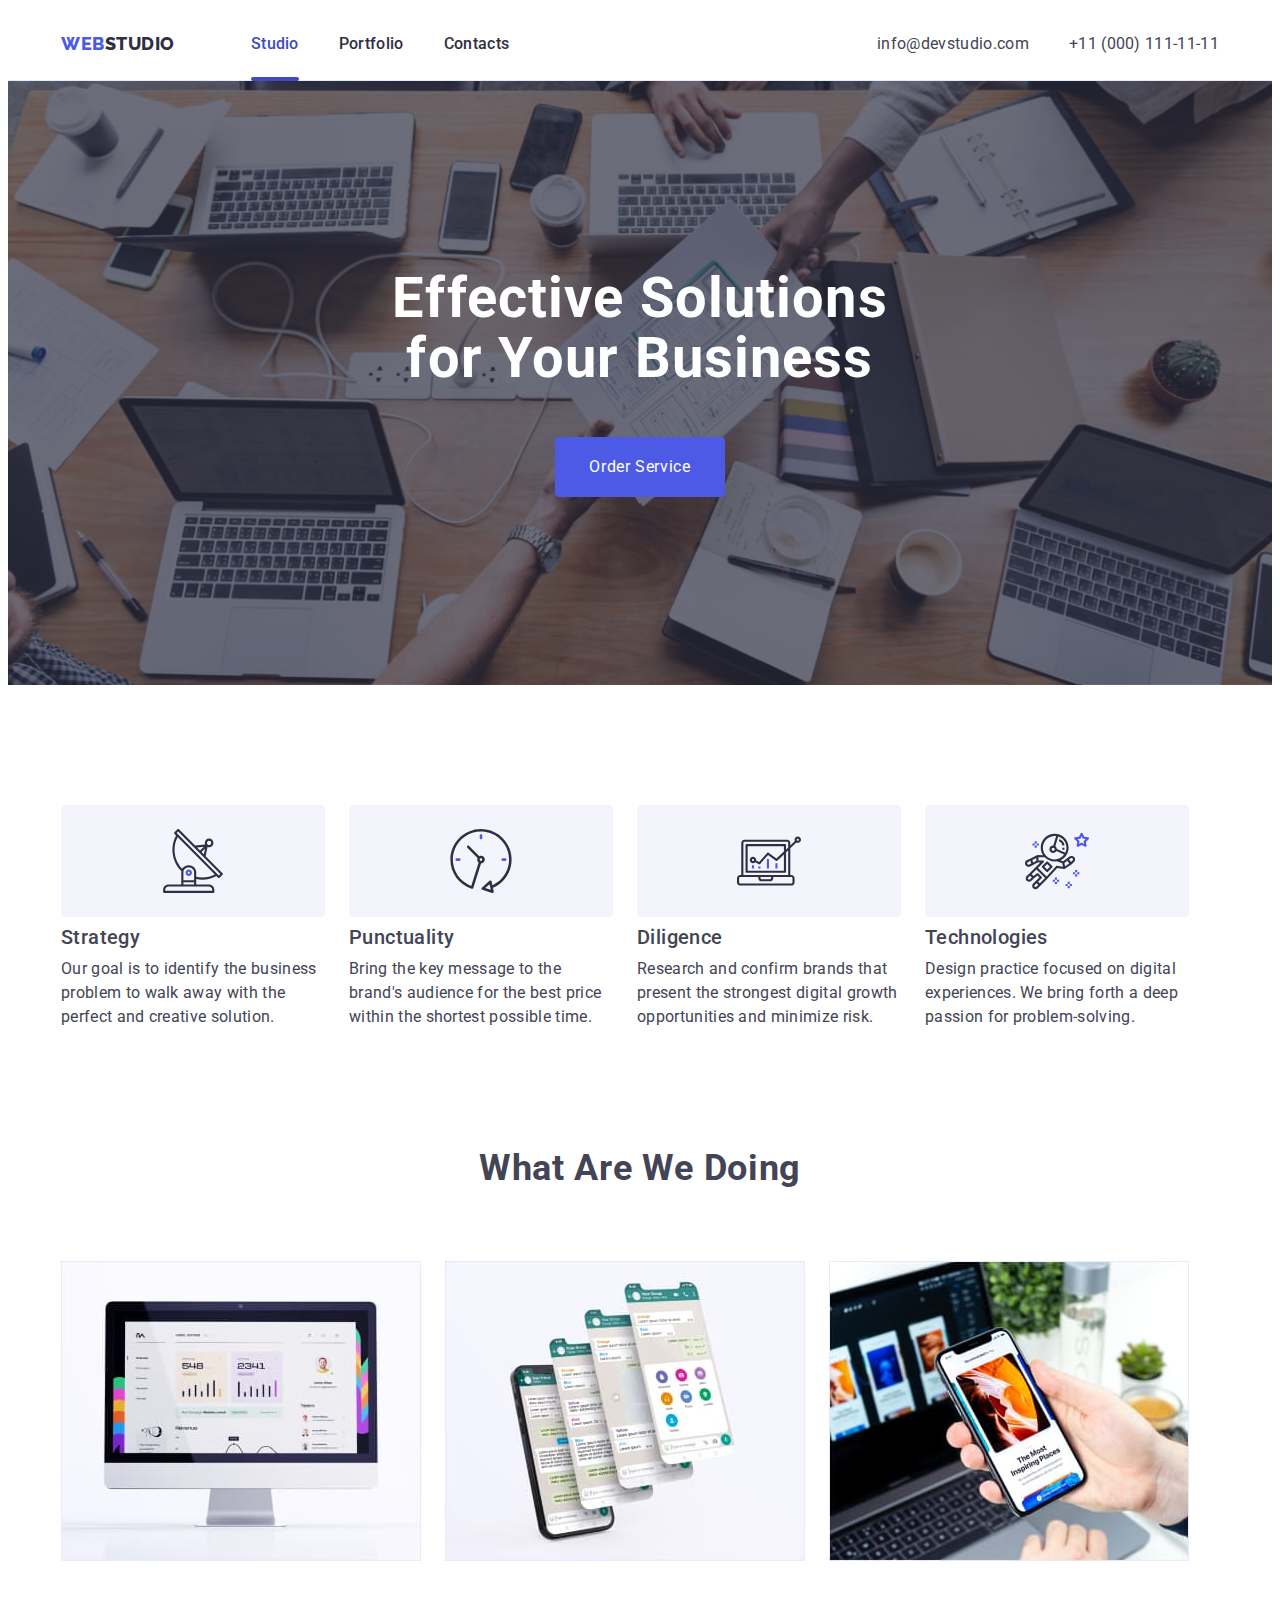
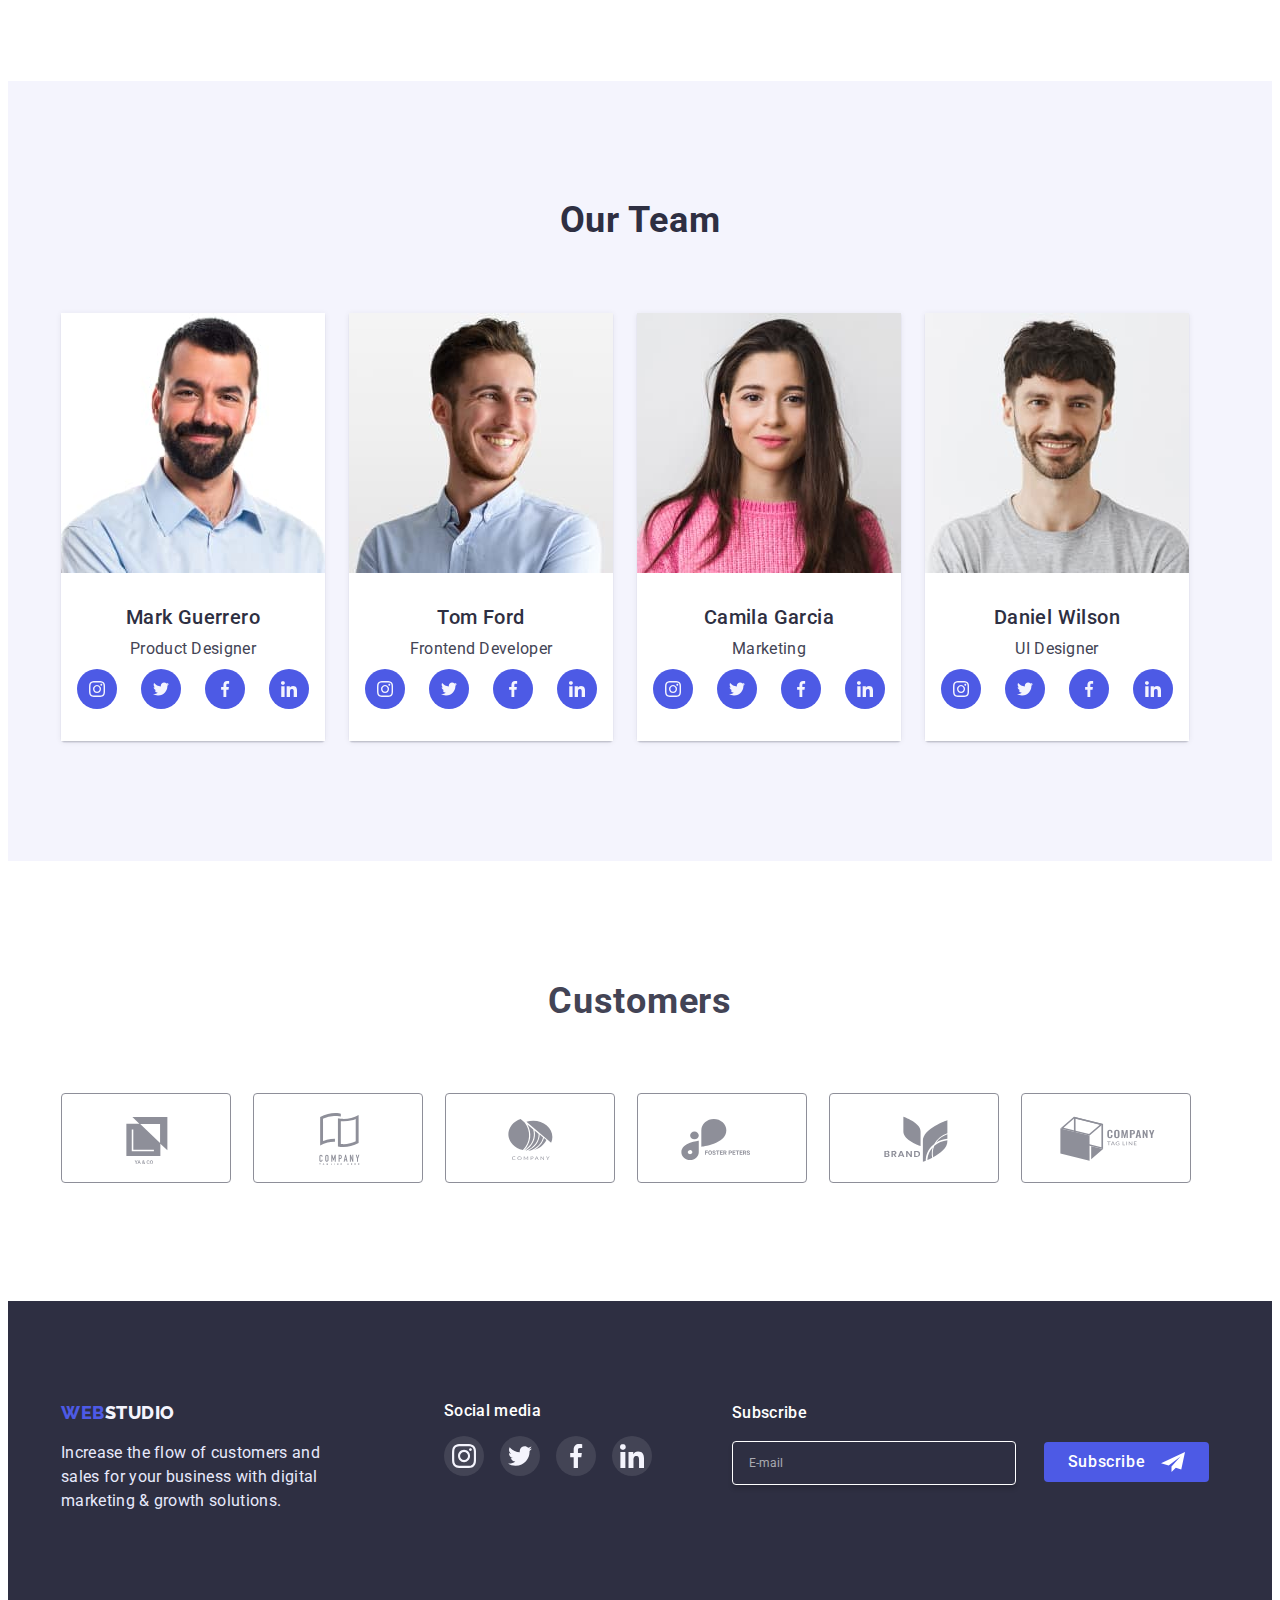
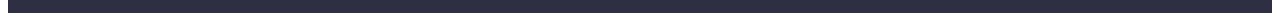
<file: index.html>
<!DOCTYPE html>
<html lang="en">

<head>
  <meta charset="UTF-8" />
  <meta http-equiv="X-UA-Compatible" content="IE=edge" />
  <meta name="viewport" content="width=, initial-scale=1.0" />
  <title>Studio</title>
  <link rel="stylesheet" href="https://cdnjs.cloudflare.com/ajax/libs/modern-normalize/1.1.0/modern-normalize.min.css"
    integrity="sha512-wpPYUAdjBVSE4KJnH1VR1HeZfpl1ub8YT/NKx4PuQ5NmX2tKuGu6U/JRp5y+Y8XG2tV+wKQpNHVUX03MfMFn9Q=="
    crossorigin="anonymous" referrerpolicy="no-referrer" />
  <link rel="preconnect" href="https://fonts.googleapis.com">
  <link rel="preconnect" href="https://fonts.gstatic.com" crossorigin>
  <link href="https://fonts.googleapis.com/css2?family=Raleway:wght@800&family=Roboto:wght@400;500;700&display=swap"
    rel="stylesheet">
  <link rel="stylesheet" href="./css/styles.css" />
</head>

<body>
  <!-- Header -->
  <header class="header">
    <div class="container header-container">
      <nav class="header-nav">
        <a href="./index.html" class="logo"><span class="logo-item">Web</span>Studio</a>
        <ul class="site-nav list">
          <li><a href="./index.html" class="link current">Studio</a></li>
          <li><a href="./portfolio.html" target="_blanc" class="link">Portfolio</a></li>
          <li><a href="#" class="link">Contacts</a></li>
        </ul>
      </nav>
      <address class="address">
        <ul class="auth-nav list">
          <li><a href="mailto:info@devstudio.com" class="link">info@devstudio.com</a></li>
          <li><a href="tel:+110001111111" class="link">+11 (000) 111-11-11</a></li>
        </ul>
      </address>
    </div>
  </header>
  <main>
    <!-- Hero -->
    <section class="hero">
      <h1 class="hero-title">Effective Solutions for Your Business</h1>
      <button type="button" class="hero-button" data-modal-open>Order Service</button>
    </section>
    <!-- Advantages -->
    <section class="section advantages-section">
      <h2 class="visually-hidden">Advantages</h2>
      <ul class="list container advantages">
        <li>
          <div class="advantages-icon">
            <svg class="advantages-icon-item" width="64" height="64">
              <use href="./images/icons/symbol-defs-adv.svg#icon-antenna"></use>
            </svg>
          </div>
          <h3 class="advantages-title">Strategy</h3>
          <p class="advantages-text">
            Our goal is to identify the business problem to walk away with the
            perfect and creative solution.
          </p>
        </li>
        <li>
          <div class="advantages-icon">
            <svg class="advantages-icon-item" width="64" height="64">
              <use href="./images/icons/symbol-defs-adv.svg#icon-clock"></use>
            </svg>
          </div>
          <h3 class="advantages-title">Punctuality</h3>
          <p class="advantages-text">
            Bring the key message to the brand's audience for the best price
            within the shortest possible time.
          </p>
        </li>
        <li>
          <div class="advantages-icon">
            <svg class="advantages-icon-item" width="64" height="64">
              <use href="./images/icons/symbol-defs-adv.svg#icon-diagram"></use>
            </svg>
          </div>
          <h3 class="advantages-title">Diligence</h3>
          <p class="advantages-text">
            Research and confirm brands that present the strongest digital
            growth opportunities and minimize risk.
          </p>
        </li>
        <li>
          <div class="advantages-icon">
            <svg class="advantages-icon-item" width="64" height="64">
              <use href="./images/icons/symbol-defs-adv.svg#icon-astronaut"></use>
            </svg>
          </div>
          <h3 class="advantages-title">Technologies</h3>
          <p class="advantages-text">
            Design practice focused on digital experiences. We bring forth a
            deep passion for problem-solving.
          </p>
        </li>
      </ul>
    </section>
    <!-- What are we doing -->
    <section class="section work-section">
      <div class="container">
        <h2 class="section-title-name">What are we doing</h2>
        <ul class="list work-list">
          <li>
            <img src="./images/what-are-we-doing/imac.jpg" alt="imac" width="360" height="300" />
          </li>
          <li>
            <img src="./images/what-are-we-doing/four-phone-screens.jpg" alt="four-phone-screens" width="360"
              height="300" />
          </li>
          <li>
            <img src="./images/what-are-we-doing/iphone-and-macbook.jpg" alt="iphona-and-macboom" width="360"
              height="300" />
          </li>
        </ul>
      </div>
    </section>
    <!-- Our team -->
    <section class="section team-section">
      <div class="container">
        <h2 class="section-title">Our Team</h2>
        <ul class="list employers">
          <li class="employer-card">
            <img src="./images/our-team/mark-guerrero.jpg" class="empl-pic" alt="marc-guerrero" width="264"
              height="260" />
            <div class="employee">
              <h3 class="team-name">Mark Guerrero</h3>
              <p class="team-position">Product Designer</p>
              <ul class="team-social-list list">
                <li class="team-social-item"><a href="" class="team-social-link link">
                    <svg class="team-social-icon" width="44" height="44">
                      <use href="./images/icons/symbol-defs.svg#icon-instagram"></use>
                    </svg>
                  </a></li>
                <li class="team-social-item"><a href="" class="team-social-link link">
                    <svg class="team-social-icon" width="44" height="44">
                      <use href="./images/icons/symbol-defs.svg#icon-twitter"></use>
                    </svg>
                  </a></li>
                <li class="team-social-item"><a href="" class="team-social-link link">
                    <svg class="team-social-icon" width="44" height="44">
                      <use href="./images/icons/symbol-defs.svg#icon-facebook"></use>
                    </svg>
                  </a></li>
                <li class="team-social-item"><a href="" class="team-social-link link">
                    <svg class="team-social-icon" width="44" height="44">
                      <use href="./images/icons/symbol-defs.svg#icon-linkedin"></use>
                    </svg>
                  </a></li>
              </ul>
            </div>
          </li>

          <li class="employer-card">
            <img src="./images/our-team/tom-ford.jpg" class="empl-pic" alt="tom-ford" width="264" height="260" />
            <div class="employee">
              <h3 class="team-name">Tom Ford</h3>
              <p class="team-position">Frontend Developer</p>
              <ul class="team-social-list list">
                <li class="team-social-item"><a href="" class="team-social-link link">
                    <svg class="team-social-icon" width="44px" height="44px">
                      <use href="./images/icons/symbol-defs.svg#icon-instagram"></use>
                    </svg>
                  </a></li>
                <li class="team-social-item"><a href="" class="team-social-link link">
                    <svg class="team-social-icon" width="44px" height="44px">
                      <use href="./images/icons/symbol-defs.svg#icon-twitter"></use>
                    </svg>
                  </a></li>
                <li class="team-social-item"><a href="" class="team-social-link link">
                    <svg class="team-social-icon" width="44px" height="44px">
                      <use href="./images/icons/symbol-defs.svg#icon-facebook"></use>
                    </svg>
                  </a></li>
                <li class="team-social-item"><a href="" class="team-social-link link">
                    <svg class="team-social-icon" width="44px" height="44px">
                      <use href="./images/icons/symbol-defs.svg#icon-linkedin"></use>
                    </svg>
                  </a></li>
              </ul>
            </div>
          </li>
          <li class="employer-card">
            <img src="./images/our-team/camila-garcia.jpg" class="empl-pic" alt="camila-garcia" width="264"
              height="260" />
            <div class="employee">
              <h3 class="team-name">Camila Garcia</h3>
              <p class="team-position">Marketing</p>
              <ul class="team-social-list list">
                <li class="team-social-item"><a href="" class="team-social-link link">
                    <svg class="team-social-icon" width="44px" height="44px">
                      <use href="./images/icons/symbol-defs.svg#icon-instagram"></use>
                    </svg>
                  </a></li>
                <li class="team-social-item"><a href="" class="team-social-link link">
                    <svg class="team-social-icon" width="44px" height="44px">
                      <use href="./images/icons/symbol-defs.svg#icon-twitter"></use>
                    </svg>
                  </a></li>
                <li class="team-social-item"><a href="" class="team-social-link link">
                    <svg class="team-social-icon" width="44px" height="44px">
                      <use href="./images/icons/symbol-defs.svg#icon-facebook"></use>
                    </svg>
                  </a></li>
                <li class="team-social-item"><a href="" class="team-social-link link">
                    <svg class="team-social-icon" width="44px" height="44px">
                      <use href="./images/icons/symbol-defs.svg#icon-linkedin"></use>
                    </svg>
                  </a></li>
              </ul>
            </div>
          </li>
          <li class="employer-card">
            <img src="./images/our-team/daniel-wilson.jpg" class="empl-pic" alt="daniel-wilson" width="264"
              height="260" />
            <div class="employee">
              <h3 class="team-name">Daniel Wilson</h3>
              <p class="team-position">UI Designer</p>
              <ul class="team-social-list list">
                <li class="team-social-item"><a href="" class="team-social-link link">
                    <svg class="team-social-icon" width="44px" height="44px">
                      <use href="./images/icons/symbol-defs.svg#icon-instagram"></use>
                    </svg>
                  </a></li>
                <li class="team-social-item"><a href="" class="team-social-link link">
                    <svg class="team-social-icon" width="44px" height="44px">
                      <use href="./images/icons/symbol-defs.svg#icon-twitter"></use>
                    </svg>
                  </a></li>
                <li class="team-social-item"><a href="" class="team-social-link link">
                    <svg class="team-social-icon" width="44px" height="44px">
                      <use href="./images/icons/symbol-defs.svg#icon-facebook"></use>
                    </svg>
                  </a></li>
                <li class="team-social-item"><a href="" class="team-social-link link">
                    <svg class="team-social-icon" width="44px" height="44px">
                      <use href="./images/icons/symbol-defs.svg#icon-linkedin"></use>
                    </svg>
                  </a></li>
              </ul>
            </div>
          </li>
        </ul>
      </div>
    </section>
    <!-- ---------------------- Customers ----------------------- -->
    <section class="section">
      <div class="container">
        <h2 class="customer-title">Customers</h2>
        <ul class="customer-list list">
          <li class="customer-item">
            <a href="" class="customer-link link">
              <svg class="customer-icon" width="104" height="56">
                <use href="./images/icons/symbol-defs-customer.svg#icon-Logo-1"></use>
              </svg>
            </a>
          </li>
          <li class="customer-item">
            <a href="" class="customer-link link">
              <svg class="customer-icon" width="104" height="56">
                <use href="./images/icons/symbol-defs-customer.svg#icon-Logo-2"></use>
              </svg>
            </a>
          </li>
          <li class="customer-item">
            <a href="" class="customer-link link">
              <svg class="customer-icon" width="104" height="56">
                <use href="./images/icons/symbol-defs-customer.svg#icon-Logo-3"></use>
              </svg>
            </a>
          </li>
          <li class="customer-item">
            <a href="" class="customer-link link">
              <svg class="customer-icon" width="104" height="56">
                <use href="./images/icons/symbol-defs-customer.svg#icon-Logo-4"></use>
              </svg>
            </a>
          </li>
          <li class="customer-item">
            <a href="" class="customer-link link">
              <svg class="customer-icon" width="104" height="56">
                <use href="./images/icons/symbol-defs-customer.svg#icon-Logo-5"></use>
              </svg>
            </a>
          </li>
          <li class="customer-item">
            <a href="" class="customer-link link">
              <svg class="customer-icon" width="104" height="56">
                <use href="./images/icons/symbol-defs-customer.svg#icon-Logo-6"></use>
              </svg>
            </a>
          </li>
        </ul>
      </div>
    </section>
  </main>
  <!-- Footer -->
  <footer class="footer">
    <div class="container footer-container">
      <div class="logo-wrap">
        <a href="./index.html" class="logo"><span class="logo-item">Web</span><span class="
      logo-item-white">Studio</span></a>
        <p class="footer-text">
          Increase the flow of customers and sales for your business with digital
          marketing & growth solutions.
        </p>
      </div>
      <div class="social-wrap">
        <strong class="social-subtitle">Social media</strong>
        <ul class="footer-social-list list">
          <li class="footer-social-item">
            <a href="" class="footer-social-link link">
              <svg class="footer-social-icon" width="24" height="24">
                <use href="./images/icons/symbol-defs.svg#icon-instagram"></use>
              </svg>
            </a>
          </li>
          <li class="footer-social-item">
            <a href="" class="footer-social-link link">
              <svg class="footer-social-icon" width="24" height="24">
                <use href="./images/icons/symbol-defs.svg#icon-twitter"></use>
              </svg>
            </a>
          </li>
          <li class="footer-social-item">
            <a href="" class="footer-social-link link">
              <svg class="footer-social-icon" width="24" height="24">
                <use href="./images/icons/symbol-defs.svg#icon-facebook"></use>
              </svg>
            </a>
          </li>
          <li class="footer-social-item">
            <a href="" class="footer-social-link link">
              <svg class="footer-social-icon" width="24" height="24">
                <use href="./images/icons/symbol-defs.svg#icon-linkedin"></use>
              </svg>
            </a>
          </li>
        </ul>
      </div>

      <div class="subscribe-form-wrap">
        <b class="subscribe-form-title">Subscribe</b>
        <div>
          <form name="subscribe-form">
            <label class="subscribe-form-label" for="subscribe"></label>
            <input class="subscribe-form-input" type="email" name="subscribe" id="subscribe" placeholder="E-mail">
            <button class="subscribe-button" type="submit">
              <span class="button-wrap">Subscribe
                <svg class="subscribe-button-icon" width="24" height="24">
                  <use href="./images/icons/form-icon.svg#icon-subscribe"></use>
                </svg>
              </span>
            </button>
        </div>
      </div>

      </form>


    </div>
  </footer>
  <!-- --------------- Backdrop + Modal ------------------------- -->
  <div class="backdrop is-hidden" data-modal>
    <div class="modal">
      <button type="button" class="modal-button" data-modal-close>
        <svg class="modal-button-icon" width="24" height="24">
          <use href="./images/icons/symbol-defs.svg#icon-close"></use>
        </svg>
      </button>

      <!-- ----------------------- Form  -------------------------------- -->

      <form class="leave-contacts-form">

        <b class="form-title">Leave your contacts and we will call you back</b>

        <div class="form-group">
          <label class="form-label" for="name">Name</label>
          <input class="form-input" type="text" name="name" id="name">
          <svg class="form-icon" width="18" height="24">
            <use href="./images/icons/form-icon.svg#icon-person"></use>
          </svg>
        </div>

        <div class="form-group">
          <label class="form-label" for="tel">Phone</label>
          <input class="form-input" type="tel" name="tel" id="tel">
          <svg class="form-icon" width="18" height="24">
            <use href="./images/icons/form-icon.svg#icon-phone"></use>
          </svg>
        </div>

        <div class="form-group">
          <label class="form-label" for="email">Email</label>
          <input class="form-input" type="email" name="email" id="email">
          <svg class="form-icon" width="18" height="24">
            <use href="./images/icons/form-icon.svg#icon-email"></use>
          </svg>
        </div>

        <div class="form-group">
          <label class="form-label" for="comment">Comment</label>
          <textarea class="comment" name="comment" id="comment" placeholder="Text input"></textarea>
        </div>

        <div class="policy-confirm">
          <input class="form-checkbox visually-hidden" type="checkbox" name="acc-priv-pol" id="acc-priv-pol">
          <label class="form-label-checkbox" for="acc-priv-pol">
            <span>
              <svg class="form-checkbox-icon" width="10" height="8">
                <use href="./images/icons/form-icon.svg#icon-check"></use>
              </svg>
            </span>
            I accept the terms and
            conditions of the <a class="form-checkbox-link" href="#">Privacy Policy</a>
          </label>
        </div>

        <button type="submit" class="submit-button">Send</button>
      </form>
    </div>
  </div>

  <script src="./js/modal.js"></script>
</body>

</html>
</file>
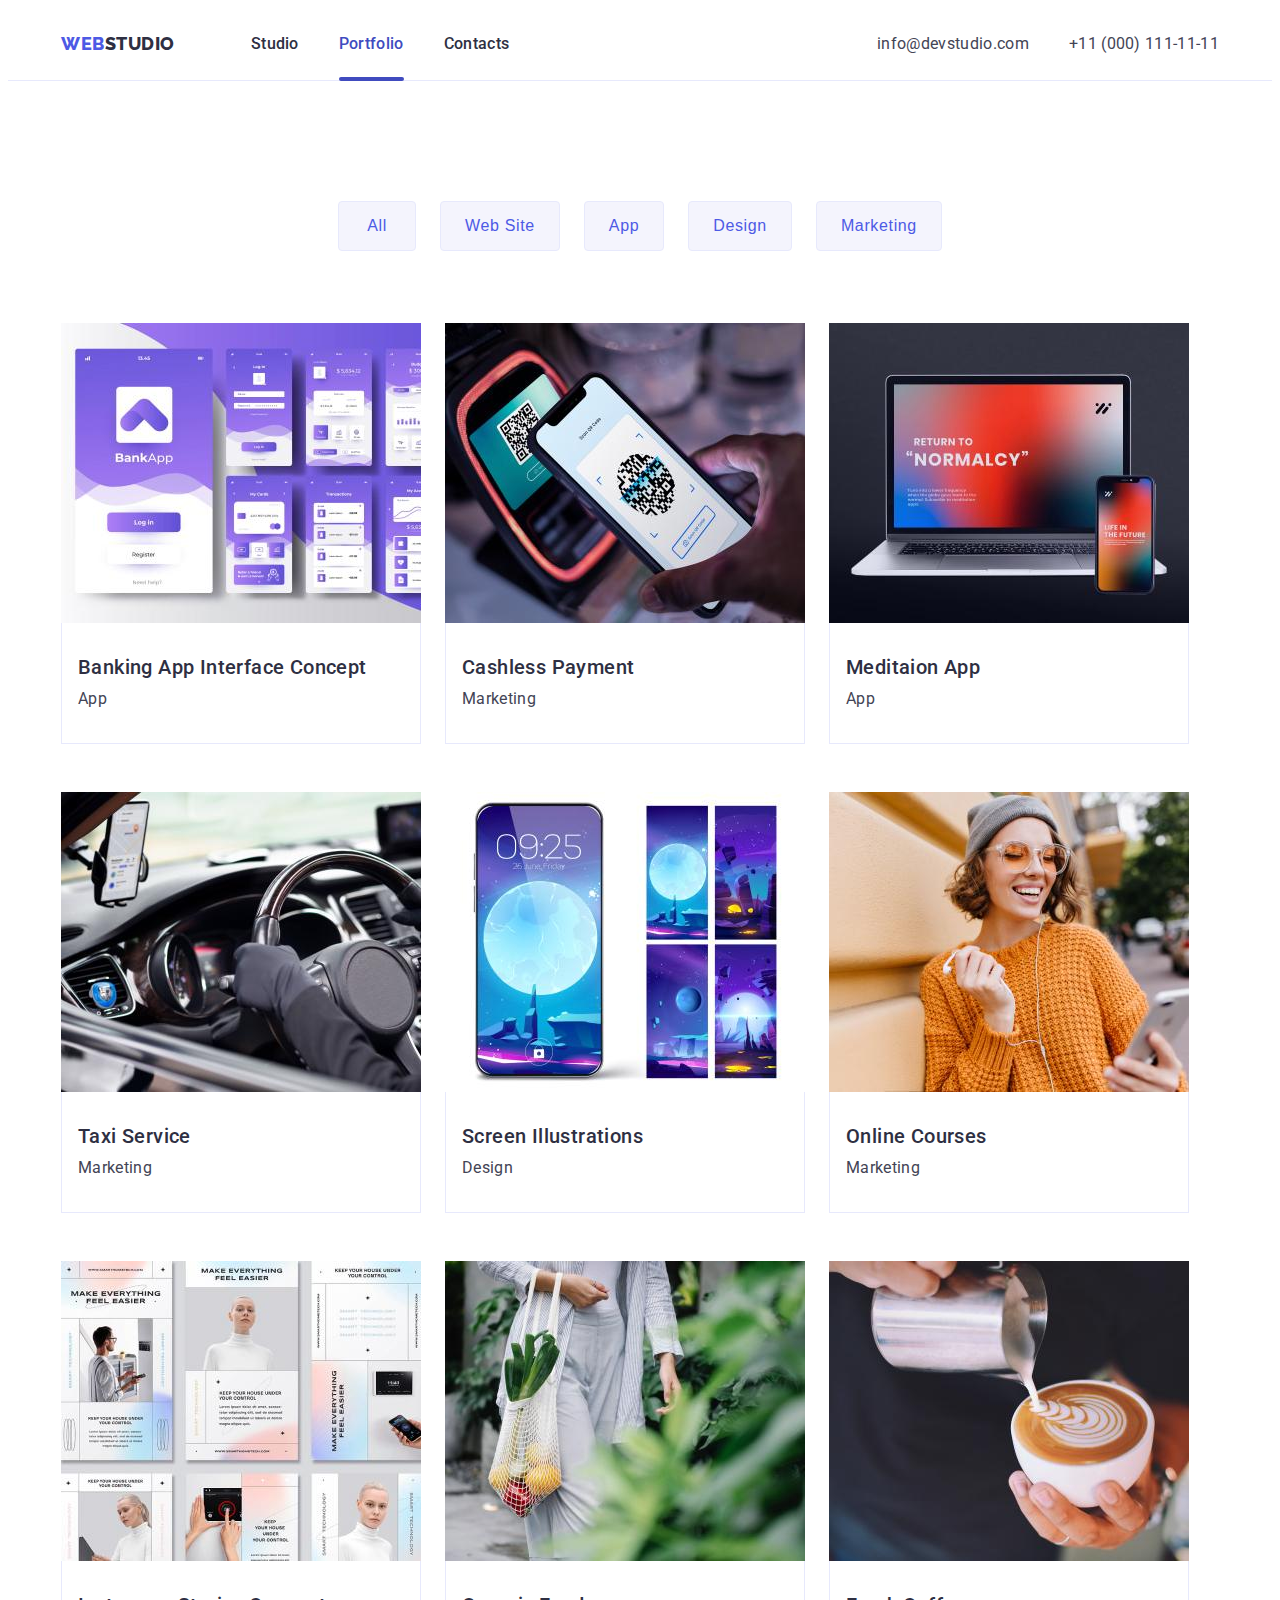
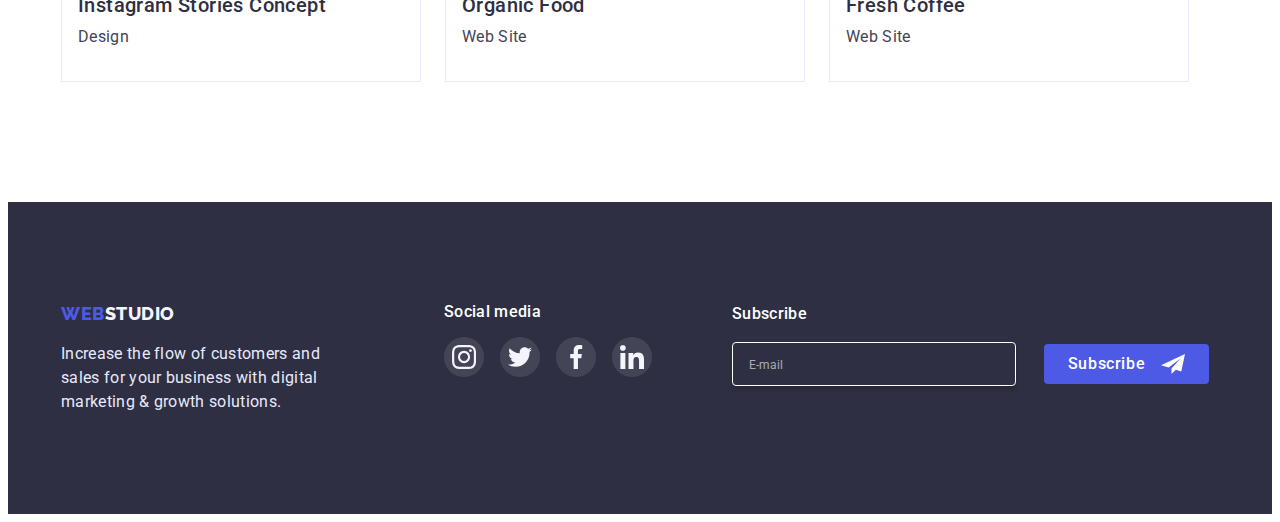
<file: portfolio.html>
<!DOCTYPE html>
<html lang="en">

<head>
  <meta charset="UTF-8" />
  <meta http-equiv="X-UA-Compatible" content="IE=edge" />
  <meta name="viewport" content="width=device-width, initial-scale=1.0" />
  <title>Portfolio</title>
  <link rel="stylesheet" href="https://cdnjs.cloudflare.com/ajax/libs/modern-normalize/1.1.0/modern-normalize.min.css"
    integrity="sha512-wpPYUAdjBVSE4KJnH1VR1HeZfpl1ub8YT/NKx4PuQ5NmX2tKuGu6U/JRp5y+Y8XG2tV+wKQpNHVUX03MfMFn9Q=="
    crossorigin="anonymous" referrerpolicy="no-referrer" />
  <link rel="preconnect" href="https://fonts.googleapis.com">
  <link rel="preconnect" href="https://fonts.gstatic.com" crossorigin>
  <link href="https://fonts.googleapis.com/css2?family=Raleway:wght@800&family=Roboto:wght@400;500;700&display=swap"
    rel="stylesheet">
  <link rel="stylesheet" href="./css/styles.css">
</head>

<body>
  <!-- Header -->
  <header class="header">
    <div class="container header-container">
      <nav class="header-nav">
        <a href="./index.html" class="logo"><span class="logo-item">Web</span>Studio</a>
        <ul class="site-nav list">
          <li><a href="./index.html" target="_blanc" class="link">Studio</a></li>
          <li><a href="#" class="link current">Portfolio</a></li>
          <li><a href="#" class="link">Contacts</a></li>
        </ul>
      </nav>
      <address class="address">
        <ul class="auth-nav list">
          <li><a href="mailto:info@devstudio.com" class="link">info@devstudio.com</a></li>
          <li><a href="tel:+110001111111" class="link">+11 (000) 111-11-11</a></li>
        </ul>
      </address>
    </div>
  </header>

  <main>
    <section class="section portfolio-section">
      <div class="container">
        <h1 class="visually-hidden">Portfolio</h1>
        <!-- Filter -->
        <ul class="list main-menu">
          <li><button type="button" class="filter-button">All</button></li>
          <li><button type="button" class="filter-button">Web Site</button></li>
          <li><button type="button" class="filter-button">App</button></li>
          <li><button type="button" class="filter-button">Design</button></li>
          <li><button type="button" class="filter-button">Marketing</button></li>
        </ul>

        <!-- Portfolio -->
        <ul class="list portfolio-list">
          <li class="portfolio-item">
            <a href="#" class="list-link link">
              <div class="overlay-thumb">
                <img src="./images/portfolio-images/bank-app.jpg" alt="bank-app">
                <p class="overlay-text">14 Stylish and User-Friendly App Design Concepts · Task Manager App · Calorie
                  Tracker App · Exotic
                  Fruit Ecommerce App ·
                  Cloud Storage App</p>
              </div>
              <div class="card-descr">
                <h2 class="portfolio-title">Banking App Interface Concept</h2>
                <p class="portfolio-text">App</p>
              </div>
            </a>
          </li>
          <li class="portfolio-item">
            <a href="#" class="list-link link">
              <div class="overlay-thumb">
                <img src="./images/portfolio-images/pay-by-phone.jpg" alt="pay-by-phone">
                <p class="overlay-text">14 Stylish and User-Friendly App Design Concepts · Task Manager App · Calorie
                  Tracker App · Exotic
                  Fruit Ecommerce App ·
                  Cloud Storage App</p>
              </div>
              <div class="card-descr">
                <h2 class="portfolio-title">Cashless Payment</h2>
                <p class="portfolio-text">Marketing</p>
              </div>
            </a>
          </li>
          <li class="portfolio-item">
            <a href="#" class="list-link link">
              <div class="overlay-thumb">
                <img src="./images/portfolio-images/phone-and-mcbook.jpg" alt="phone-and-mcbook">

                <p class="overlay-text">14 Stylish and User-Friendly App Design Concepts · Task Manager App · Calorie
                  Tracker App · Exotic
                  Fruit Ecommerce App ·
                  Cloud Storage App</p>

              </div>
              <div class="card-descr">
                <h2 class="portfolio-title">Meditaion App</h2>
                <p class="portfolio-text">App</p>
              </div>
            </a>
          </li>
          <li class="portfolio-item">
            <a href="#" class="list-link link">
              <div class="overlay-thumb">
                <img src="./images/portfolio-images/taxi-driver.jpg" alt="taxi-driver">

                <p class="overlay-text">14 Stylish and User-Friendly App Design Concepts · Task Manager App · Calorie
                  Tracker App · Exotic
                  Fruit Ecommerce App ·
                  Cloud Storage App</p>

              </div>
              <div class="card-descr">
                <h2 class="portfolio-title">Taxi Service</h2>
                <p class="portfolio-text">Marketing</p>
              </div>
            </a>
          </li>
          <li class="portfolio-item">
            <a href="#" class="list-link link">
              <div class="overlay-thumb">
                <img src="./images/portfolio-images/iphone-screen.jpg" alt="iphone-screen">

                <p class="overlay-text">14 Stylish and User-Friendly App Design Concepts · Task Manager App · Calorie
                  Tracker App · Exotic
                  Fruit Ecommerce App ·
                  Cloud Storage App</p>

              </div>
              <div class="card-descr">
                <h2 class="portfolio-title">Screen Illustrations</h2>
                <p class="portfolio-text">Design</p>
              </div>
            </a>
          </li>
          <li class="portfolio-item">
            <a href="#" class="list-link link">
              <div class="overlay-thumb">
                <img src="./images/portfolio-images/girl-listens-to-music.jpg" alt="girl-listens-to-music">

                <p class="overlay-text">14 Stylish and User-Friendly App Design Concepts · Task Manager App · Calorie
                  Tracker App · Exotic
                  Fruit Ecommerce App ·
                  Cloud Storage App</p>

              </div>
              <div class="card-descr">
                <h2 class="portfolio-title">Online Courses</h2>
                <p class="portfolio-text">Marketing</p>
              </div>
            </a>
          </li>
          <li class="portfolio-item">
            <a href="#" class="list-link link">
              <div class="overlay-thumb">
                <img src="./images/portfolio-images/instagram-stories.jpg" alt="instagram-stories">

                <p class="overlay-text">14 Stylish and User-Friendly App Design Concepts · Task Manager App · Calorie
                  Tracker App · Exotic
                  Fruit Ecommerce App ·
                  Cloud Storage App</p>

              </div>
              <div class="card-descr">
                <h2 class="portfolio-title">Instagram Stories Concept</h2>
                <p class="portfolio-text">Design</p>
              </div>
            </a>
          </li>
          <li class="portfolio-item">
            <a href="#" class="list-link link">
              <div class="overlay-thumb">
                <img src="./images/portfolio-images/shop-bag.jpg" alt="shop-bag">

                <p class="overlay-text">14 Stylish and User-Friendly App Design Concepts · Task Manager App · Calorie
                  Tracker App · Exotic
                  Fruit Ecommerce App ·
                  Cloud Storage App</p>

              </div>
              <div class="card-descr">
                <h2 class="portfolio-title">Organic Food</h2>
                <p class="portfolio-text">Web Site</p>
              </div>
            </a>
          </li>
          <li class="portfolio-item">
            <a href="#" class="list-link link">
              <div class="overlay-thumb">

                <p class="overlay-text">14 Stylish and User-Friendly App Design Concepts · Task Manager App · Calorie
                  Tracker App · Exotic
                  Fruit Ecommerce App ·
                  Cloud Storage App</p>

                <img src="./images/portfolio-images/cup-of-coffee.jpg" alt="cup-of-coffee">
              </div>
              <div class="card-descr">
                <h2 class="portfolio-title">Fresh Coffee</h2>
                <p class="portfolio-text">Web Site</p>
              </div>
            </a>
          </li>
        </ul>
      </div>
    </section>
  </main>
  <!-- Footer -->
  <footer class="footer">
    <div class="container footer-container">
      <div class="logo-wrap">
        <a href="./index.html" class="logo"><span class="logo-item">Web</span><span class="
        logo-item-white">Studio</span></a>
        <p class="footer-text">
          Increase the flow of customers and sales for your business with digital
          marketing & growth solutions.
        </p>
      </div>
      <div class="social-wrap">
        <strong class="social-subtitle">Social media</strong>
        <ul class="footer-social-list list">
          <li class="footer-social-item">
            <a href="" class="footer-social-link link">
              <svg class="footer-social-icon" width="24" height="24">
                <use href="./images/icons/symbol-defs.svg#icon-instagram"></use>
              </svg>
            </a>
          </li>
          <li class="footer-social-item">
            <a href="" class="footer-social-link link">
              <svg class="footer-social-icon" width="24" height="24">
                <use href="./images/icons/symbol-defs.svg#icon-twitter"></use>
              </svg>
            </a>
          </li>
          <li class="footer-social-item">
            <a href="" class="footer-social-link link">
              <svg class="footer-social-icon" width="24" height="24">
                <use href="./images/icons/symbol-defs.svg#icon-facebook"></use>
              </svg>
            </a>
          </li>
          <li class="footer-social-item">
            <a href="" class="footer-social-link link">
              <svg class="footer-social-icon" width="24" height="24">
                <use href="./images/icons/symbol-defs.svg#icon-linkedin"></use>
              </svg>
            </a>
          </li>
        </ul>
      </div>

      <div class="subscribe-form-wrap">
        <b class="subscribe-form-title">Subscribe</b>
        <div>
          <form name="subscribe-form">
            <label class="subscribe-form-label" for="subscribe"></label>
            <input class="subscribe-form-input" type="email" name="subscribe" id="subscribe" placeholder="E-mail">
            <button class="subscribe-button" type="submit">
              <span class="button-wrap">Subscribe
                <svg class="subscribe-button-icon" width="24" height="24">
                  <use href="./images/icons/form-icon.svg#icon-subscribe"></use>
                </svg>
              </span>
            </button>
        </div>
      </div>

      </form>


    </div>
  </footer>
</body>

</html>
</file>
<file: css/styles.css>
:root {
  --primary-text-color: #434455;
  --title-text-color: #2e2f42;
  --accent-color: #404bbf;
}

h1,
h2,
h3,
h4,
h5,
h6,
p {
  margin: 0;
}

ul {
  margin: 0;
  padding: 0;
}

.link {
  text-decoration: none;
}

/* Common */
body {
  color: var(--primary-text-color);
  background-color: #ffffff;
  font-family: 'Roboto', sans-serif;
  font-style: normal;
}

.list {
  list-style: none;
}

.section {
  padding-top: 120px;
  padding-bottom: 120px;
}

.section-title {
  color: var(--title-text-color);
  font-weight: 700;
  font-size: 36px;
  line-height: 1.11;
  text-align: center;
  letter-spacing: 0.02em;
  text-transform: capitalize;
}

.visually-hidden {
  position: absolute;
  width: 1px;
  height: 1px;
  margin: -1px;
  border: 0;
  padding: 0;
  white-space: nowrap;
  clip-path: inset(100%);
  clip: rect(0 0 0 0);
  overflow: hidden;
}

.container {
  width: 1158px;
  margin: auto;
  padding-right: 15px;
  padding-left: 15px;
}

/* Header */

.header {
  padding: 24px 0;
  border-bottom: 1px solid #e7e9fc;
}
.header-container {
  display: flex;
  align-items: center;
}

.header-nav {
  display: flex;
  align-items: center;
}

.logo {
  margin-right: 76px;
  color: var(--title-text-color);
  text-decoration: none;
  font-family: 'Raleway';
  font-weight: 800;
  font-size: 18px;
  line-height: 1.33;
  letter-spacing: 0.03em;
  text-transform: uppercase;
}

.logo-item {
  font-family: 'Raleway';
  font-weight: 800;
  font-size: 18px;
  line-height: 1.33;
  letter-spacing: 0.03em;
  text-transform: uppercase;
  color: #4d5ae5;
}

.site-nav {
  display: flex;
  gap: 40px;
}

.site-nav .link {
  padding: 24px 0 28px;
  position: relative;
  color: var(--title-text-color);
  text-decoration: none;
  font-weight: 500;
  font-size: 16px;
  line-height: 1.5;
  letter-spacing: 0.02em;
  transition: color 250ms cubic-bezier(0.4, 0, 0.2, 1);
}

.site-nav .link.current {
  color: var(--accent-color);
  text-decoration: none;
}

.current::after {
  content: '';
  position: absolute;
  bottom: 0;
  left: 0;
  display: block;
  width: 100%;
  height: 4px;
  background-color: #404bbf;
  border-radius: 2px;
}

.address {
  margin-left: auto;
}

.auth-nav {
  display: flex;
  gap: 40px;
}

.auth-nav .link {
  color: var(--primary-text-color);
  text-decoration: none;
  font-style: normal;
  font-size: 16px;
  line-height: 1.5;
  letter-spacing: 0.02em;
  transition: color 250ms cubic-bezier(0.4, 0, 0.2, 1);
}

.site-nav .link:hover,
.site-nav .link:focus,
.auth-nav .link:hover,
.auth-nav .link:focus {
  color: var(--accent-color);
}

/* ----------------- Main Page --------------------*/

/* ------------------ Hero ------------------------ */

.hero {
  padding: 188px;
  text-align: center;
  background-image: linear-gradient(
      rgba(46, 47, 66, 0.7),
      rgba(46, 47, 66, 0.7)
    ),
    url(../images/hero-image/hero-img.jpg);
  background-repeat: no-repeat;
  background-position: center;
  background-size: cover;
  max-width: 1440px;
  margin: 0 auto;
}

.hero-title {
  margin: auto;
  margin-bottom: 48px;
  color: #ffffff;
  font-size: 56px;
  line-height: 1.07;
  letter-spacing: 0.02em;
  max-width: 496px;
}

.hero-button {
  padding: 16px 32px;
  font-family: inherit;
  color: #ffffff;
  background-color: #4d5ae5;
  font-size: 16px;
  line-height: 1.5;
  align-items: center;
  letter-spacing: 0.04em;
  display: block;
  cursor: pointer;
  margin: 0 auto;
  border-radius: 4px;
  border-color: transparent;
  min-width: 169px;
  transition: color 250ms cubic-bezier(0.4, 0, 0.2, 1),
    background-color 250ms cubic-bezier(0.4, 0, 0.2, 1);
}

.hero-button:hover,
.hero-button:focus {
  color: #ffffff;
  background-color: #404bbf;
  cursor: pointer;
  padding: 16px 32px;
  box-shadow: 0px 4px 4px rgba(0, 0, 0, 0.15);
  border-radius: 4px;
}

/* Advantages */

.advantages {
  display: flex;
  gap: 24px;
}

.advantages-icon {
  display: flex;
  justify-content: center;
  align-items: center;
  width: 264px;
  height: 112px;
  background-color: #f4f4fd;
  margin-bottom: 8px;
  border-radius: 4px;
}

.advantages-icon-item {
  display: flex;
  fill: currentColor;
  justify-content: center;
  align-items: center;
}

.advantages-title {
  font-weight: 500;
  font-size: 20px;
  line-height: 1.2;
  letter-spacing: 0.02em;
  margin-bottom: 8px;
}

.advantages-text {
  color: var(--primary-text-color);
  font-size: 16px;
  line-height: 1.5;
  letter-spacing: 0.02em;
  max-width: 264px;
}

/* What we are doing */

.work-section {
  padding-top: 0;
}

.section-title-name {
  margin-bottom: 72px;
  text-align: center;
  font-family: 'Roboto';
  font-size: 36px;
  line-height: 1.11;
  letter-spacing: 0.02em;
  text-transform: capitalize;
}

.work-list {
  display: flex;
  gap: 24px;
}

/* ------------------- Team ------------------------- */

.team-section {
  background-color: #f4f4fd;
  padding-bottom: 120px;
}

.team-section .section-title {
  margin: 0;
  margin-bottom: 72px;
}

.employer-card {
  box-shadow: 0px 1px 6px rgba(46, 47, 66, 0.08),
    0px 1px 1px rgba(46, 47, 66, 0.16), 0px 2px 1px rgba(46, 47, 66, 0.08);
  border-radius: 0px 0px 4px 4px;
}

.empl-pic {
  display: block;
  width: 264px;
  height: auto;
}

.employers {
  display: flex;
  gap: 24px;
}

.employee {
  background-color: #ffffff;
  text-align: center;
  padding: 32px 0;
}

.team-name {
  color: var(--title-text-color);
  font-weight: 500;
  font-size: 20px;
  line-height: 1.2;
  letter-spacing: 0.02em;
  margin-bottom: 8px;
}

.team-position {
  color: var(--primary-text-color);
  font-size: 16px;
  line-height: 1.5;
  letter-spacing: 0.02em;
  margin-bottom: 8px;
}

.team-social-list {
  display: flex;
  gap: 24px;
  justify-content: center;
}

.team-social-item {
  width: 40px;
  height: 40px;
}

.team-social-icon {
  width: 16px;
  height: 16px;
  fill: currentColor;
}

.team-social-link {
  display: flex;
  justify-content: center;
  align-items: center;
  width: 100%;
  height: 100%;
  border-radius: 50%;
  background-color: #4d5ae5;
  cursor: pointer;
  transition: background-color 250ms cubic-bezier(0.4, 0, 0.2, 1);
}

.team-social-link:hover,
.team-social-link:focus {
  background-color: #404bbf;
}

.team-social-item:focus {
  background-color: #404bbf;
}

/* ------------------- Customers -------------------- */

.customer-title {
  font-size: 36px;
  line-height: calc(40 / 36);
  text-align: center;
  letter-spacing: 0.02em;
  text-transform: capitalize;
  margin-bottom: 72px;
}

.customer-list {
  display: flex;
  gap: 24px;
}

.customer-item {
  width: 168px;
  height: 88px;
}
.customer-link {
  display: flex;
  width: 100%;
  height: 100%;
  border: 1px solid #8e8f99;
  border-radius: 4px;
  justify-content: center;
  align-items: center;
  color: #8e8f99;
  transition: color 250ms cubic-bezier(0.4, 0, 0.2, 1),
    border-color 250ms cubic-bezier(0.4, 0, 0.2, 1);
}

.customer-link:hover,
.customer-link:focus {
  color: #404bbf;
  border-color: #404bbf;
}

.customer-icon {
  fill: currentColor;
}

/* ----------------- Footer ---------------------- */
.footer {
  background-color: #2e2f42;
  color: #e7e9fc;
  padding-top: 100px;
  padding-bottom: 100px;
}

.footer-container {
  display: flex;
}

.logo-wrap {
  margin-right: 120px;
}

.logo-item-white {
  color: #f4f4fd;
  font-family: 'Raleway';
  font-style: normal;
  font-weight: 800;
  font-size: 18px;
  line-height: 1.17;
  letter-spacing: 0.03em;
  text-transform: uppercase;
}

.footer-text {
  font-size: 16px;
  line-height: 1.5;
  letter-spacing: 0.02em;
  color: #e7e9fc;
  margin-top: 16px;
  max-width: 263px;
  margin-right: 0;
}

.social-wrap {
  margin-right: 80px;
}

.social-subtitle {
  display: block;
  font-weight: 500;
  letter-spacing: 0.02em;
  color: #ffffff;
  margin-bottom: 16px;
}
.footer-social-list {
  display: flex;
  gap: 16px;
}
.footer-social-item {
  width: 40px;
  height: 40px;
}
.footer-social-link {
  width: 100%;
  height: 100%;
  display: flex;
  background-color: rgba(255, 255, 255, 0.1);
  border-radius: 50%;
  justify-content: center;
  align-items: center;
  transition: background-color 250ms cubic-bezier(0.4, 0, 0.2, 1);
}

.footer-social-link:hover,
.footer-social-link:focus {
  background-color: #31d0aa;
}

/* .subscribe-form-wrap {
  display: flex;
  flex
} */

.subscribe-form-title {
  display: block;
  font-family: 'Roboto';
  font-weight: 500;
  font-size: 16px;
  line-height: calc(24 / 16);
  letter-spacing: 0.02em;
  color: #ffffff;
  margin-bottom: 16px;
}

.subscribe-form-input {
  width: 264px;
  height: 40px;
  background-color: transparent;
  border: 1px solid #ffffff;
  box-shadow: 0px 4px 4px rgba(0, 0, 0, 0.15);
  border-radius: 4px;
  padding-left: 16px;
  color: #ffffff;
}

.subscribe-form-input::placeholder {
  font-family: 'Roboto';
  font-weight: 400;
  font-size: 12px;
  line-height: calc(24 / 12);
  color: rgba(255, 255, 255, 0.6);
}

.button-wrap {
  display: flex;
  justify-content: center;
  gap: 16px;
}

.subscribe-button {
  width: 165px;
  height: 40px;
  margin-left: 24px;
  background-color: rgba(77, 90, 229, 1);
  border-radius: 4px;
  outline: none;
  font-family: 'Roboto';
  font-weight: 500;
  font-size: 16px;
  line-height: calc(24 / 16);
  letter-spacing: 0.04em;
  color: #ffffff;
  cursor: pointer;
  border-color: transparent;
  transition: background-color 250ms cubic-bezier(0.4, 0, 0.2, 1),
    box-shadow 250ms cubic-bezier(0.4, 0, 0.2, 1);
}

.subscribe-button-icon {
  fill: rgba(255, 255, 255, 1);
}

.subscribe-button:hover,
.subscribe-button:focus {
  background-color: #404bbf;
  box-shadow: 0px 4px 4px rgba(0, 0, 0, 0.15);
}

/* -------------------Backdrop-------------------- */

.backdrop {
  position: fixed;
  top: 0;
  left: 0;
  width: 100%;
  height: 100%;
  background-color: rgba(46, 47, 66, 0.4);
  transition: opacity 350ms linear, visibility 350ms linear,
    transform 350ms linear;
}

.backdrop.is-hidden {
  opacity: 0;
  visibility: hidden;
  pointer-events: none;
}

.backdrop.is-hidden .modal {
  transform: translate(-50%, -50%) scale(0);
}

.modal {
  position: absolute;
  top: 50%;
  left: 50%;
  transform: translate(-50%, -50%) scale(1);
  width: 408px;
  height: 584;
  padding-top: 72px;
  padding-bottom: 24px;
  border-radius: 4px;
  background-color: #fcfcfc;
  box-shadow: 0px 1px 1px rgba(0, 0, 0, 0.14), 0px 1px 3px rgba(0, 0, 0, 0.12),
    0px 2px 1px rgba(0, 0, 0, 0.2);
  transition: transform 350ms cubic-bezier(0.4, 0, 0.2, 1);
}

.modal-button {
  position: absolute;
  top: 24px;
  right: 24px;
  background: #e7e9fc;
  border: 1px solid rgba(0, 0, 0, 0.1);
  border-radius: 50%;
  width: 24px;
  height: 24px;
  display: flex;
  justify-content: center;
  align-items: center;
}

.modal-button-icon {
  width: 8px;
  height: 8px;
  fill: currentColor;
  transition: color 250ms cubic-bezier(0.4, 0, 0.2, 1),
    background-color 250ms cubic-bezier(0.4, 0, 0.2, 1);
}

.modal-button:hover {
  color: #ffffff;
  background-color: #404bbf;
}

/* ---------------- Form ------------------ */

.leave-contacts-form {
  width: 360px;
  margin: 0 auto;
}

.form-title {
  display: block;
  text-align: center;
  margin-bottom: 16px;
}

.form-group {
  position: relative;
  display: flex;
  flex-direction: column;
  margin-bottom: 8px;
}

.form-label {
  margin-bottom: 4px;
  font-family: 'Roboto';
  font-size: 12px;
  line-height: calc(14 / 12);
  letter-spacing: 0.01em;
  color: #8e8f99;
}

.form-input {
  padding-left: 38px;
  width: 100%;
  height: 40px;
  color: #2e2f42;
  border: 1px solid rgba(33, 33, 33, 0.2);
  border-radius: 4px;
  transform: border 250ms cubic-bezier(0.4, 0, 0.2, 1);
}

.form-input:focus {
  outline: none;
  border: 1px solid #4d5ae5;
}

.form-icon {
  fill: currentColor;
  position: absolute;
  display: block;
  top: 26px;
  left: 16px;
  transition: fill 250ms cubic-bezier(0.4, 0, 0.2, 1);
}

.form-input:focus + .form-icon {
  fill: #4d5ae5;
}

.comment {
  padding-top: 8px;
  padding-left: 16px;
  width: 100%;
  min-height: 120px;
  color: #2e2f42;
  border: 1px solid rgba(33, 33, 33, 0.2);
  border-radius: 4px;
  transform: border-color 250ms cubic-bezier(0.4, 0, 0.2, 1);
}

.comment:focus {
  outline: none;
  border-color: #4d5ae5;
}

.comment::placeholder {
  color: rgba(117, 117, 117, 0.5);
  font-family: 'Roboto';
  font-size: 12px;
  line-height: calc(14 / 12);
  letter-spacing: 0.04em;
}

.leave-contacts-form textarea {
  resize: none;
}

.policy-confirm {
  margin-top: 16px;
  margin-bottom: 24px;
}

.form-checkbox--icon {
  display: flex;
  width: 10px;
  height: 8px;
  fill: currentColor;
}

.form-label-checkbox::before {
}

.form-label-checkbox {
  font-family: 'Roboto';
  font-weight: 400;
  font-size: 12px;
  line-height: calc(14 / 12);
  letter-spacing: 0.04em;
  display: flex;
  align-items: center;
  color: #8e8f99;
}

.form-checkbox:checked + .form-label-checkbox::before {
  background-color: #404bbf;
  border: 1.25px solid #404bbf;
  border-radius: 2px;
  background-image: url(../images/icons/vector.svg);
  fill: #f4f4fd;
  background-repeat: no-repeat;
  background-position: center;
}

.form-label-checkbox span {
  width: 16px;
  height: 16px;
  border: 1.25px solid #2e2f42;
  border-radius: 2px;
  margin-right: 8px;
  display: flex;
  align-items: center;
  justify-content: center;
  fill: transparent;
  transition: fill 250ms cubic-bezier(0.4, 0, 0.2, 1),
    background-color 250ms cubic-bezier(0.4, 0, 0.2, 1),
    border-color 250ms cubic-bezier(0.4, 0, 0.2, 1);
}

.form-checkbox:checked + .form-label-checkbox span {
  fill: #f4f4fd;
  background-color: #404bbf;
  border-color: #404bbf;
}

.form-checkbox:focus + .form-label-checkbox::before {
  fill: #f4f4fd;
  background-color: #404bbf;
  border-color: #404bbf;
}

.form-checkbox-link {
  margin-left: 4px;
}

.submit-button {
  padding: 16px 32px;
  font-family: 'Roboto';
  color: #ffffff;
  background-color: #4d5ae5;
  font-weight: 500;
  font-size: 16px;
  line-height: calc(24 / 16);
  align-items: center;
  letter-spacing: 0.04em;
  display: block;
  cursor: pointer;
  margin: 0 auto;
  border-radius: 4px;
  border-color: transparent;
  min-width: 169px;
  transition: background-color 250ms cubic-bezier(0.4, 0, 0.2, 1),
    box-shadow 250ms cubic-bezier(0.4, 0, 0.2, 1);
}

.submit-button:hover,
.submit-button:focus {
  background-color: #404bbf;
  box-shadow: 0px 4px 4px rgba(0, 0, 0, 0.15);
}

/* ------------------Portfolio---------------------- */

img {
  display: block;
  max-width: 100%;
  height: auto;
}

.main-menu {
  display: flex;
  justify-content: center;
  gap: 24px;
  margin-bottom: 72px;
}

.filter-button {
  padding: 12px 24px;
  min-width: 78px;
  border: 1px solid #e7e9fc;
  border-radius: 4px;
  color: #4d5ae5;
  background-color: #f4f4fd;
  font-weight: 500;
  font-size: 16px;
  line-height: 1.5;
  letter-spacing: 0.04em;
  cursor: pointer;
  transition: color 250ms cubic-bezier(0.4, 0, 0.2, 1),
    background-color 250ms cubic-bezier(0.4, 0, 0.2, 1),
    box-shadow 250ms cubic-bezier(0.4, 0, 0.2, 1);
}

.filter-button:hover,
.filter-button:focus {
  color: #ffffff;
  background-color: #404bbf;
  box-shadow: 0px 3px 1px rgba(0, 0, 0, 0.1), 0px 2px 1px rgba(0, 0, 0, 0.08),
    0px 2px 2px rgba(0, 0, 0, 0.12);
}

.overlay-thumb {
  position: relative;
  overflow: hidden;
}

.overlay-text {
  position: absolute;
  top: 0;
  left: 0;
  overflow: auto;
  font-size: 16px;
  line-height: calc(24 / 16);
  letter-spacing: 0.02em;
  color: #f4f4fd;
  padding: 40px 32px 0;
  width: 100%;
  height: 100%;
  opacity: 0;
  transform: translateY(100%);
  transition: transform 250ms cubic-bezier(0.4, 0, 0.2, 1),
    opacity 250ms cubic-bezier(0.4, 0, 0.2, 1);
  background-color: rgba(77, 90, 229, 1);
}

.list-link {
  display: block;
  transition: box-shadow 250ms cubic-bezier(0.4, 0, 0.2, 1);
}

.list-link:hover,
.list-link:focus {
  box-shadow: 0px 1px 6px rgba(46, 47, 66, 0.08),
    0px 1px 1px rgba(46, 47, 66, 0.16), 0px 2px 1px rgba(46, 47, 66, 0.08);
}

.list-link:hover .overlay-text,
.list-link:focus .overlay-text {
  transform: translateY(0);
  opacity: 1;
}

.portfolio-list {
  display: flex;
  flex-wrap: wrap;
  gap: 48px 24px;
}

.portfolio-item {
  width: 360px;
}

.card-descr {
  padding: 32px 16px;
  border-right: 1px solid #e7e9fc;
  border-bottom: 1px solid #e7e9fc;
  border-left: 1px solid #e7e9fc;
}

.portfolio-title {
  font-weight: 500;
  font-size: 20px;
  line-height: 1.2;
  letter-spacing: 0.02em;
  color: var(--title-text-color);
  margin-bottom: 8px;
}

.portfolio-text {
  color: var(--primary-text-color);
  font-size: 16px;
  line-height: 1.5;
  letter-spacing: 0.02em;
}
</file>
